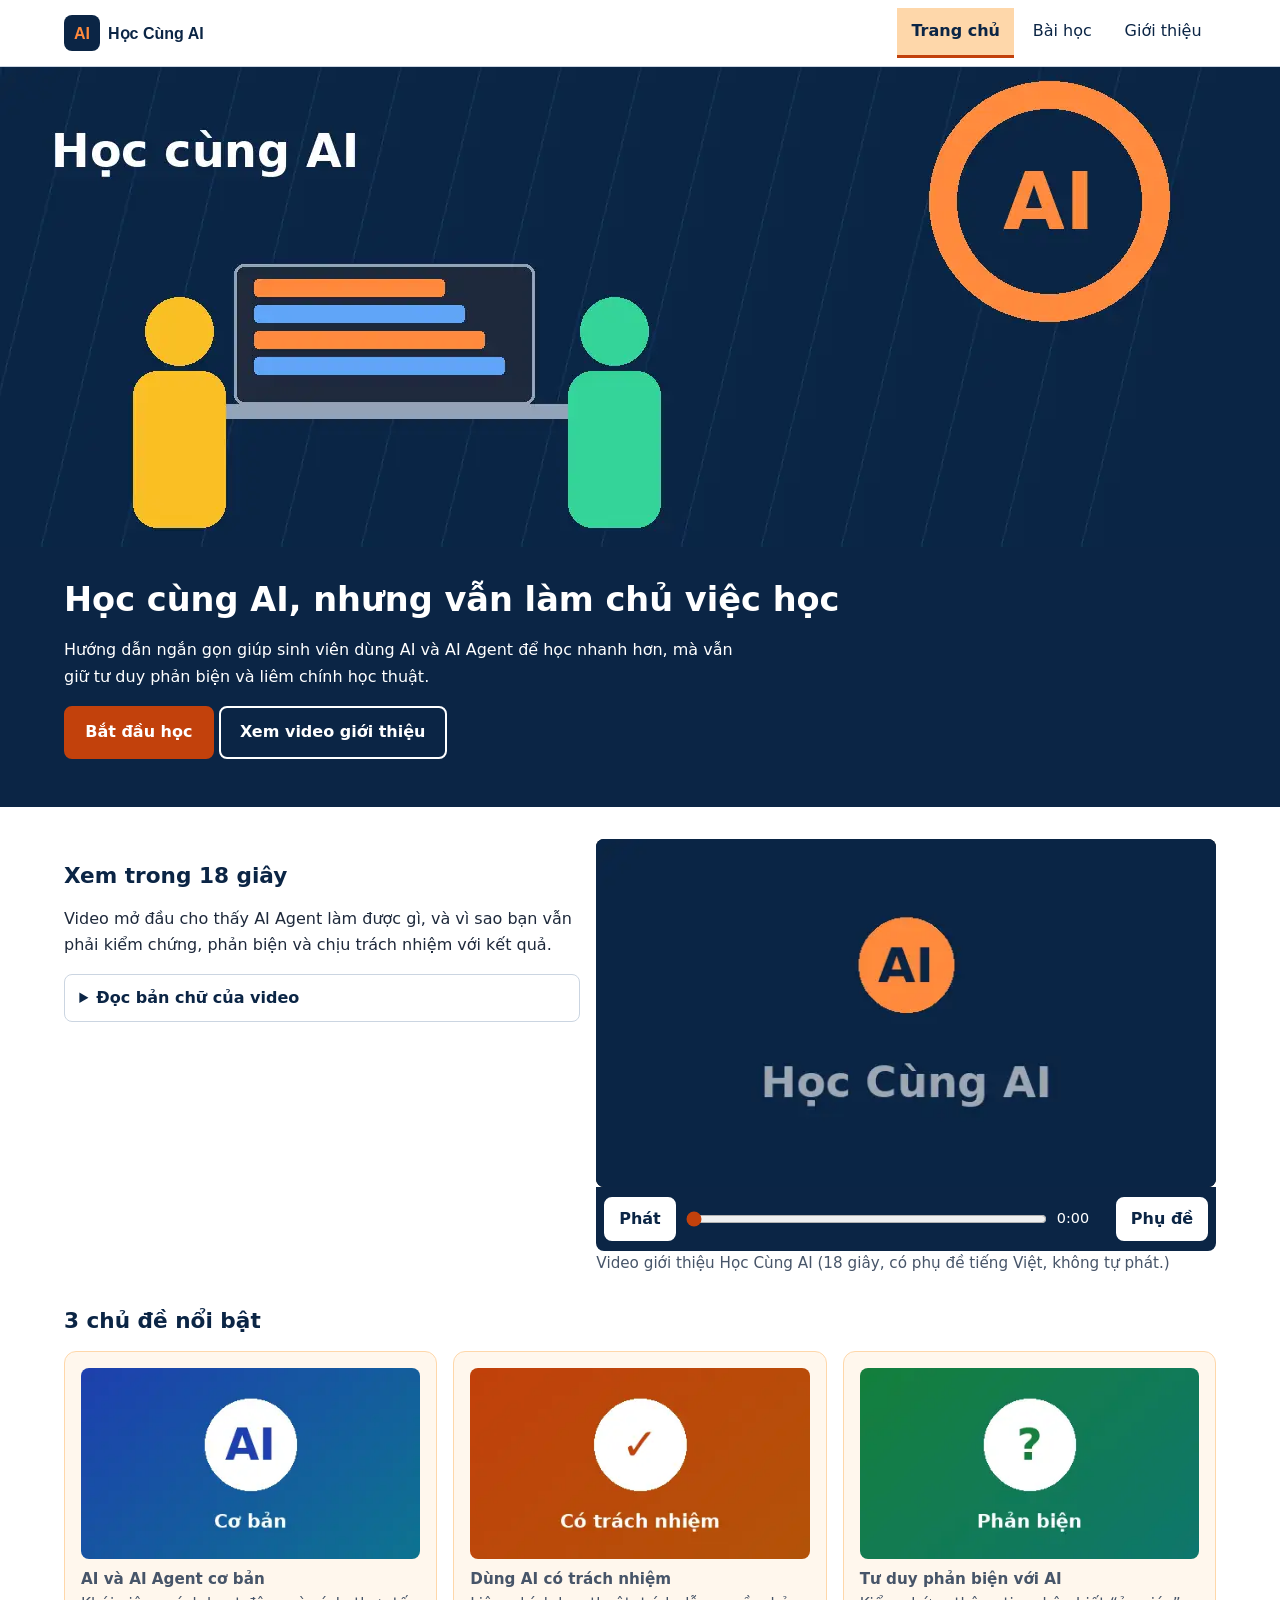
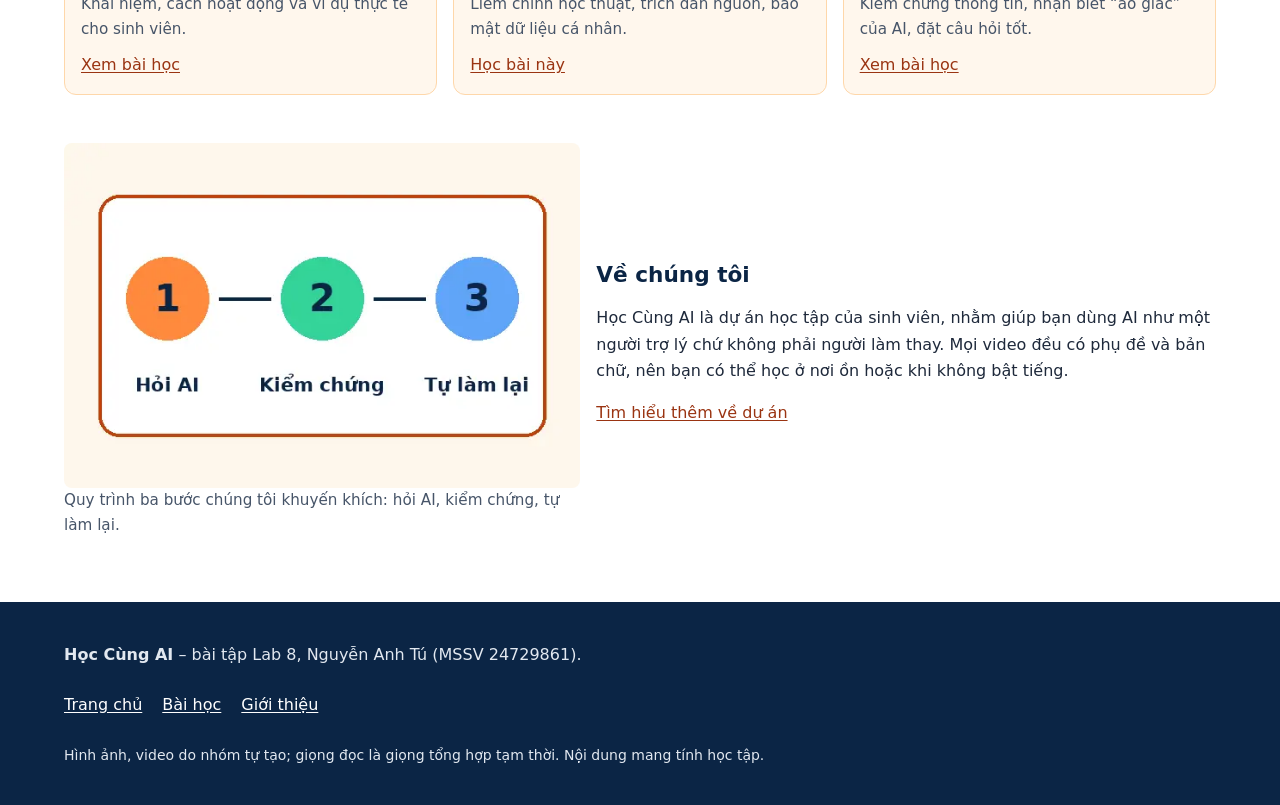
<file: index.html>
<!DOCTYPE html>
<html lang="vi">
<head>
<meta charset="utf-8">
<meta name="viewport" content="width=device-width, initial-scale=1">
<title>Trang chủ – Học Cùng AI</title>
<meta name="description" content="Học Cùng AI hướng dẫn sinh viên dùng AI và AI Agent để học hiệu quả, có trách nhiệm.">
<link rel="icon" href="img/favicon.png" type="image/png">
<link rel="stylesheet" href="css/site.css">
<script src="js/site.js" defer></script>
</head>
<body>
<a class="skip" href="#main">Bỏ qua đến nội dung chính</a>
<header class="site-header">
<div class="wrap bar">
<a class="logo" href="index.html"><img src="img/logo.svg" width="140" height="36" alt="Học Cùng AI – về trang chủ"></a>
<button class="nav-toggle" type="button" aria-expanded="false" aria-controls="menu"><svg width="24" height="24" aria-hidden="true"><use href="img/icons.svg#i-menu"/></svg> Menu</button>
<nav id="menu" aria-label="Menu chính"><ul><li><a href="index.html" aria-current="page">Trang chủ</a></li><li><a href="bai-hoc.html">Bài học</a></li><li><a href="gioi-thieu.html">Giới thiệu</a></li></ul></nav>
</div>
</header>
<main id="main">
<section class="hero" aria-labelledby="h1">
<picture>
<source media="(max-width: 479px)" type="image/webp" srcset="img/hero-360.webp">
<source media="(max-width: 1023px)" type="image/webp" srcset="img/hero-768.webp">
<source type="image/webp" srcset="img/hero-1280.webp">
<img src="img/hero-1280.jpg" width="1280" height="480" alt="Hình minh họa hai sinh viên ngồi cạnh máy tính xách tay, bên cạnh là biểu tượng AI màu cam" fetchpriority="high">
</picture>
<div class="hero-text"><div class="wrap">
<h1 id="h1">Học cùng AI, nhưng vẫn làm chủ việc học</h1>
<p>Hướng dẫn ngắn gọn giúp sinh viên dùng AI và AI Agent để học nhanh hơn, mà vẫn giữ tư duy phản biện và liêm chính học thuật.</p>
<p><a class="btn" href="bai-hoc.html">Bắt đầu học</a> <a class="btn btn-ghost" href="#video-gioi-thieu">Xem video giới thiệu</a></p>
</div></div>
</section>
<section class="wrap split" id="video-gioi-thieu" aria-labelledby="h-video">
<div>
<h2 id="h-video">Xem trong 18 giây</h2>
<p>Video mở đầu cho thấy AI Agent làm được gì, và vì sao bạn vẫn phải kiểm chứng, phản biện và chịu trách nhiệm với kết quả.</p>
<details><summary>Đọc bản chữ của video</summary>
<ol class="transcript"><li>Học Cùng AI.</li><li>Việc gì AI cũng làm giúp được sao?</li><li>AI Agent làm được nhiều việc, nhưng ai chịu trách nhiệm?</li><li>Hãy kiểm chứng, phản biện và dùng có trách nhiệm.</li><li>Học Cùng AI. Bắt đầu ngay hôm nay.</li></ol></details>
</div>
<figure class="player" data-player>
<video preload="none" controls playsinline width="640" height="360" poster="video/intro-poster.webp" aria-describedby="intro-cap">
<source src="video/intro.mp4" type="video/mp4">
<source src="video/intro.webm" type="video/webm">
<track kind="subtitles" src="video/intro.vi.vtt" srclang="vi" label="Tiếng Việt" default>
<p>Trình duyệt của bạn không phát được video. <a href="video/intro.mp4">Tải video MP4</a> hoặc đọc bản chữ bên dưới.</p>
</video>
<figcaption id="intro-cap">Video giới thiệu Học Cùng AI (18 giây, có phụ đề tiếng Việt, không tự phát.)</figcaption>
</figure>
</section>
<section class="wrap" aria-labelledby="h-topics">
<h2 id="h-topics">3 chủ đề nổi bật</h2>
<ul class="cards">
<li><figure><img src="img/chu-de-1.webp" width="400" height="225" loading="lazy" alt="Biểu tượng AI màu trắng trên nền xanh dương, minh họa chủ đề AI và AI Agent cơ bản"><figcaption><strong>AI và AI Agent cơ bản</strong><br>Khái niệm, cách hoạt động và ví dụ thực tế cho sinh viên.</figcaption></figure><a href="bai-hoc.html#bai-1">Xem bài học<span class="sr"> AI và AI Agent cơ bản</span></a></li>
<li><figure><img src="img/chu-de-2.webp" width="400" height="225" loading="lazy" alt="Dấu tích trắng trên nền cam, minh họa chủ đề dùng AI có trách nhiệm"><figcaption><strong>Dùng AI có trách nhiệm</strong><br>Liêm chính học thuật, trích dẫn nguồn, bảo mật dữ liệu cá nhân.</figcaption></figure><a href="bai-hoc-chi-tiet.html">Học bài này<span class="sr"> Dùng AI có trách nhiệm</span></a></li>
<li><figure><img src="img/chu-de-3.webp" width="400" height="225" loading="lazy" alt="Dấu hỏi trắng trên nền xanh lá, minh họa chủ đề tư duy phản biện với AI"><figcaption><strong>Tư duy phản biện với AI</strong><br>Kiểm chứng thông tin, nhận biết “ảo giác” của AI, đặt câu hỏi tốt.</figcaption></figure><a href="bai-hoc.html#bai-3">Xem bài học<span class="sr"> Tư duy phản biện với AI</span></a></li>
</ul>
</section>
<section class="wrap split about" aria-labelledby="h-about">
<figure><img src="img/ve-chung-toi.webp" width="600" height="400" loading="lazy" alt="Sơ đồ ba bước: hỏi AI, kiểm chứng, tự làm lại"><figcaption>Quy trình ba bước chúng tôi khuyến khích: hỏi AI, kiểm chứng, tự làm lại.</figcaption></figure>
<div><h2 id="h-about">Về chúng tôi</h2>
<p>Học Cùng AI là dự án học tập của sinh viên, nhằm giúp bạn dùng AI như một người trợ lý chứ không phải người làm thay. Mọi video đều có phụ đề và bản chữ, nên bạn có thể học ở nơi ồn hoặc khi không bật tiếng.</p>
<p><a href="gioi-thieu.html">Tìm hiểu thêm về dự án</a></p></div>
</section>
</main>
<footer class="site-footer">
<div class="wrap foot">
<p><strong>Học Cùng AI</strong> – bài tập Lab 8, Nguyễn Anh Tú (MSSV 24729861).</p>
<ul><li><a href="index.html">Trang chủ</a></li><li><a href="bai-hoc.html">Bài học</a></li><li><a href="gioi-thieu.html">Giới thiệu</a></li></ul>
<p class="small">Hình ảnh, video do nhóm tự tạo; giọng đọc là giọng tổng hợp tạm thời. Nội dung mang tính học tập.</p>
</div>
</footer>
</body>
</html>
</file>
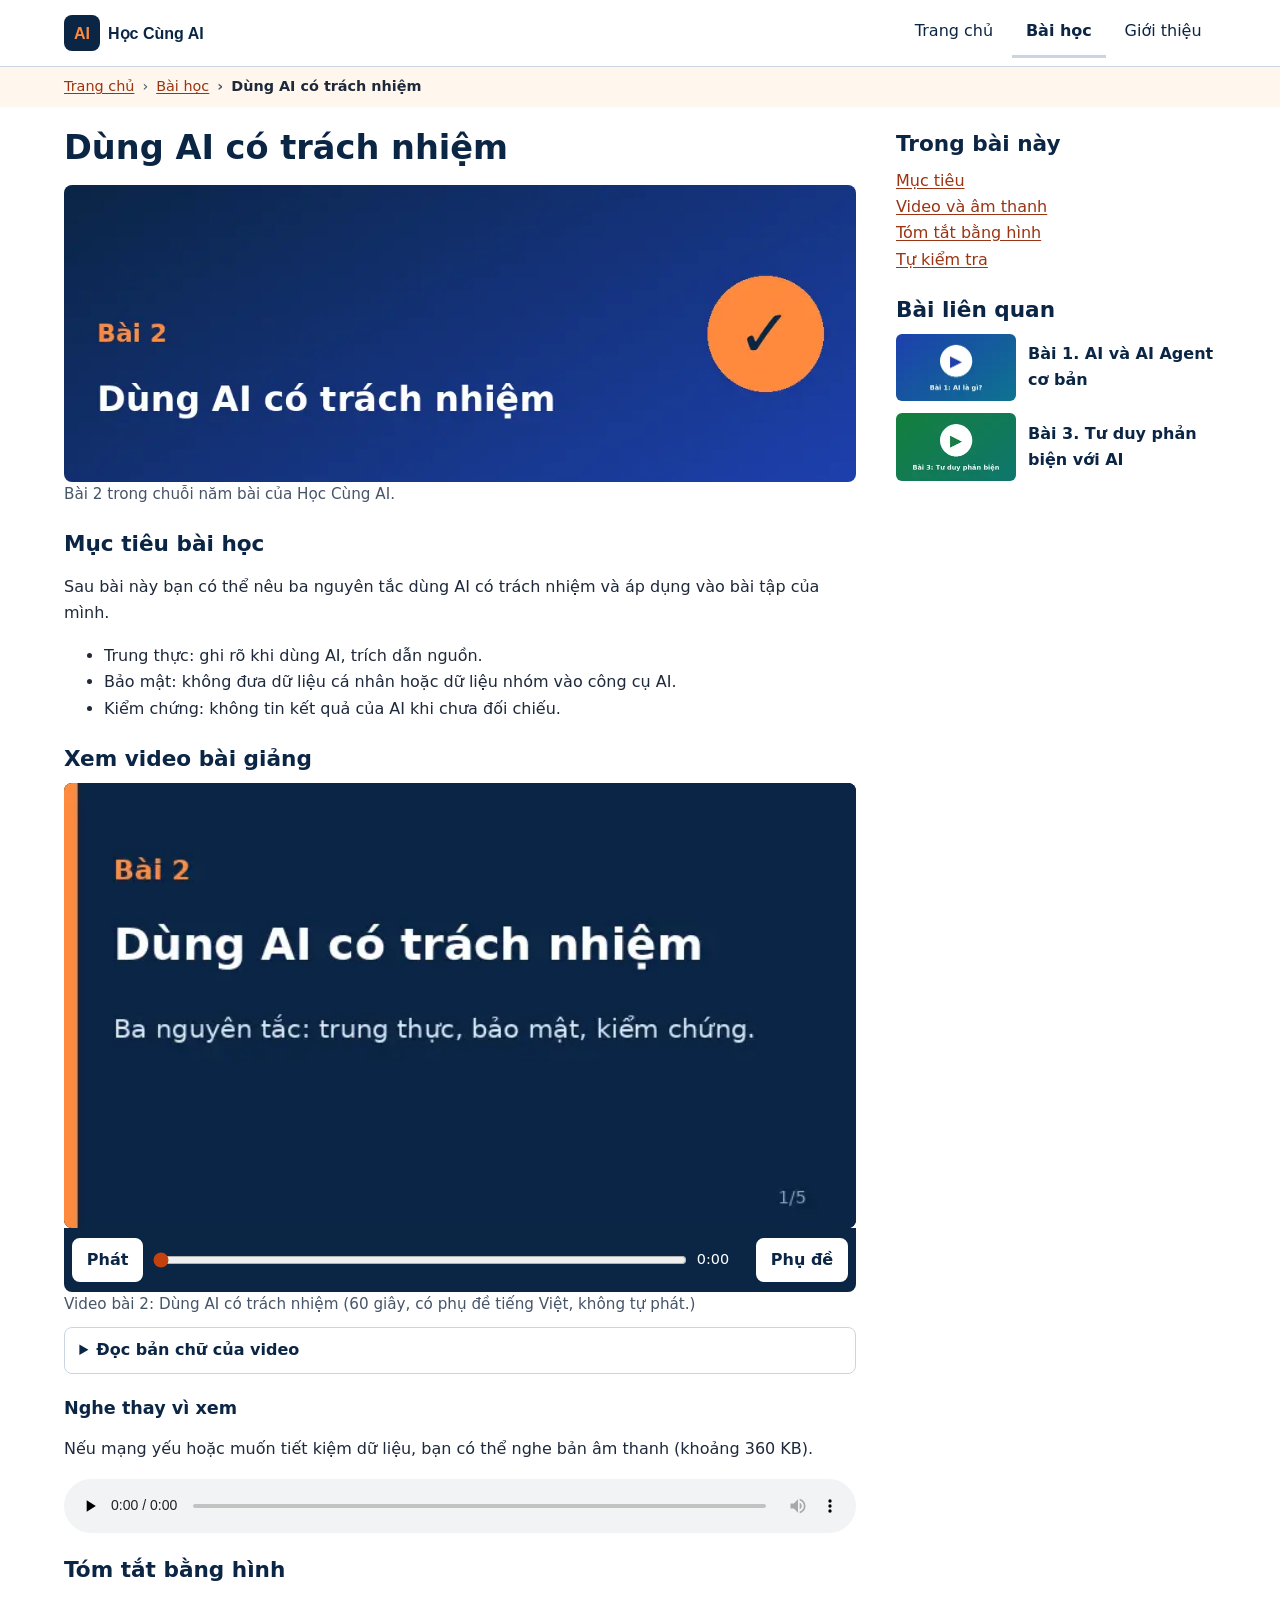
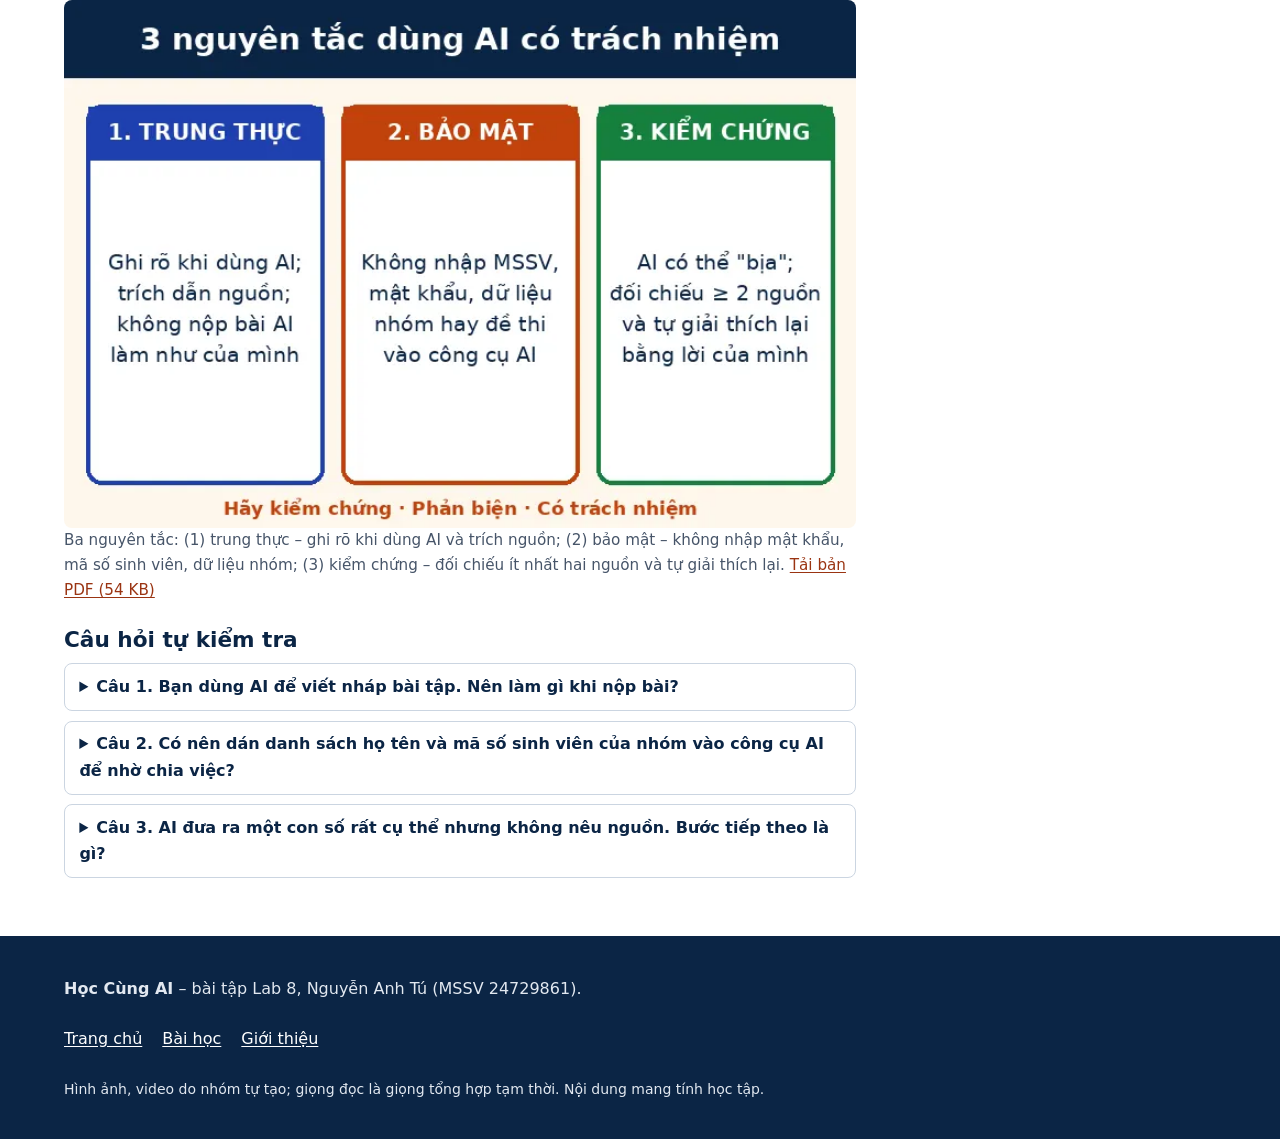
<file: bai-hoc-chi-tiet.html>
<!DOCTYPE html>
<html lang="vi">
<head>
<meta charset="utf-8">
<meta name="viewport" content="width=device-width, initial-scale=1">
<title>Dùng AI có trách nhiệm – Học Cùng AI</title>
<meta name="description" content="Bài 2: ba nguyên tắc dùng AI có trách nhiệm – trung thực, bảo mật, kiểm chứng; có video, âm thanh, phụ đề và infographic.">
<link rel="icon" href="img/favicon.png" type="image/png">
<link rel="stylesheet" href="css/site.css">
<script src="js/site.js" defer></script>
</head>
<body>
<a class="skip" href="#main">Bỏ qua đến nội dung chính</a>
<header class="site-header">
<div class="wrap bar">
<a class="logo" href="index.html"><img src="img/logo.svg" width="140" height="36" alt="Học Cùng AI – về trang chủ"></a>
<button class="nav-toggle" type="button" aria-expanded="false" aria-controls="menu"><svg width="24" height="24" aria-hidden="true"><use href="img/icons.svg#i-menu"/></svg> Menu</button>
<nav id="menu" aria-label="Menu chính"><ul><li><a href="index.html">Trang chủ</a></li><li><a href="bai-hoc.html" class="is-parent">Bài học</a></li><li><a href="gioi-thieu.html">Giới thiệu</a></li></ul></nav>
</div>
</header>
<nav class="crumbs" aria-label="Breadcrumb"><div class="wrap"><ol><li><a href="index.html">Trang chủ</a></li><li><a href="bai-hoc.html">Bài học</a></li><li aria-current="page">Dùng AI có trách nhiệm</li></ol></div></nav>
<main id="main" class="wrap layout">
<article>
<h1>Dùng AI có trách nhiệm</h1>
<figure class="banner"><img src="img/banner-bai-2-960.webp" srcset="img/banner-bai-2-360.webp 360w, img/banner-bai-2-768.webp 768w, img/banner-bai-2-960.webp 960w" sizes="(min-width: 1280px) 800px, 100vw" width="960" height="360" alt="Biển hiệu bài 2 Dùng AI có trách nhiệm, bên phải có dấu tích cam"><figcaption>Bài 2 trong chuỗi năm bài của Học Cùng AI.</figcaption></figure>
<section id="muc-tieu"><h2>Mục tiêu bài học</h2>
<p>Sau bài này bạn có thể nêu ba nguyên tắc dùng AI có trách nhiệm và áp dụng vào bài tập của mình.</p>
<ul><li>Trung thực: ghi rõ khi dùng AI, trích dẫn nguồn.</li><li>Bảo mật: không đưa dữ liệu cá nhân hoặc dữ liệu nhóm vào công cụ AI.</li><li>Kiểm chứng: không tin kết quả của AI khi chưa đối chiếu.</li></ul></section>
<section id="video"><h2>Xem video bài giảng</h2>
<figure class="player" data-player>
<video preload="none" controls playsinline width="640" height="360" poster="video/bai-2-poster.webp" aria-describedby="bai2-cap">
<source src="video/bai-2.mp4" type="video/mp4">
<source src="video/bai-2.webm" type="video/webm">
<track kind="subtitles" src="video/bai-2.vi.vtt" srclang="vi" label="Tiếng Việt" default>
<p>Trình duyệt của bạn không phát được video. <a href="video/bai-2.mp4">Tải video MP4</a> hoặc đọc bản chữ bên dưới.</p>
</video>
<figcaption id="bai2-cap">Video bài 2: Dùng AI có trách nhiệm (60 giây, có phụ đề tiếng Việt, không tự phát.)</figcaption>
</figure>

<details><summary>Đọc bản chữ của video</summary><ol class="transcript"><li>Bài hai. Dùng AI có trách nhiệm. Ba nguyên tắc: trung thực, bảo mật và kiểm chứng.</li><li>Nguyên tắc một, trung thực. Hãy ghi rõ khi bạn dùng AI, và trích dẫn nguồn. Đừng nộp sản phẩm của AI như của chính mình.</li><li>Nguyên tắc hai, bảo mật. Đừng nhập mật khẩu, mã số sinh viên hay tài liệu của nhóm vào công cụ AI.</li><li>Nguyên tắc ba, kiểm chứng. AI có thể trả lời sai một cách rất tự tin. Hãy đối chiếu ít nhất hai nguồn, rồi tự giải thích lại bằng lời của mình.</li><li>Tóm lại: trung thực, bảo mật, kiểm chứng. Hãy làm câu hỏi tự kiểm tra ở cuối bài.</li></ol></details>
<h3>Nghe thay vì xem</h3>
<p>Nếu mạng yếu hoặc muốn tiết kiệm dữ liệu, bạn có thể nghe bản âm thanh (khoảng 360 KB).</p>
<audio controls preload="none"><source src="audio/bai-2.mp3" type="audio/mpeg"><source src="audio/bai-2.ogg" type="audio/ogg"><a href="audio/bai-2.mp3">Tải bản âm thanh MP3</a></audio></section>
<section id="infographic"><h2>Tóm tắt bằng hình</h2>
<figure><img src="img/infographic-bai-2.webp" width="720" height="480" loading="lazy" alt="Infographic ba cột: Trung thực, Bảo mật, Kiểm chứng"><figcaption>Ba nguyên tắc: (1) trung thực – ghi rõ khi dùng AI và trích nguồn; (2) bảo mật – không nhập mật khẩu, mã số sinh viên, dữ liệu nhóm; (3) kiểm chứng – đối chiếu ít nhất hai nguồn và tự giải thích lại. <a href="img/infographic-bai-2.pdf">Tải bản PDF (54 KB)</a></figcaption></figure></section>
<section id="tu-kiem-tra"><h2>Câu hỏi tự kiểm tra</h2>
<details><summary>Câu 1. Bạn dùng AI để viết nháp bài tập. Nên làm gì khi nộp bài?</summary><p>Ghi rõ bạn đã dùng AI ở bước nào, kiểm tra lại nội dung và chỉnh sửa bằng hiểu biết của mình theo quy định của môn học.</p></details><details><summary>Câu 2. Có nên dán danh sách họ tên và mã số sinh viên của nhóm vào công cụ AI để nhờ chia việc?</summary><p>Không. Hãy thay bằng tên giả hoặc chỉ mô tả công việc; dữ liệu cá nhân có thể bị lưu hoặc lộ.</p></details><details><summary>Câu 3. AI đưa ra một con số rất cụ thể nhưng không nêu nguồn. Bước tiếp theo là gì?</summary><p>Tìm ít nhất hai nguồn đáng tin cậy để đối chiếu; nếu không tìm thấy thì không dùng con số đó.</p></details></section>
</article>
<aside aria-labelledby="h-more">
<nav aria-label="Mục lục bài"><h2>Trong bài này</h2><ul><li><a href="#muc-tieu">Mục tiêu</a></li><li><a href="#video">Video và âm thanh</a></li><li><a href="#infographic">Tóm tắt bằng hình</a></li><li><a href="#tu-kiem-tra">Tự kiểm tra</a></li></ul></nav>
<section><h2 id="h-more">Bài liên quan</h2>
<ul class="related">
<li><a href="bai-hoc.html#bai-1"><img src="img/lien-quan-1-240.webp" srcset="img/lien-quan-1-240.webp 240w, img/lien-quan-1-480.webp 480w" sizes="120px" width="240" height="135" loading="lazy" alt="Biển hiệu Bài 1: AI là gì?"><span>Bài 1. AI và AI Agent cơ bản</span></a></li>
<li><a href="bai-hoc.html#bai-3"><img src="img/lien-quan-3-240.webp" srcset="img/lien-quan-3-240.webp 240w, img/lien-quan-3-480.webp 480w" sizes="120px" width="240" height="135" loading="lazy" alt="Biển hiệu Bài 3: Tư duy phản biện"><span>Bài 3. Tư duy phản biện với AI</span></a></li>
</ul></section>
</aside>
</main>
<footer class="site-footer">
<div class="wrap foot">
<p><strong>Học Cùng AI</strong> – bài tập Lab 8, Nguyễn Anh Tú (MSSV 24729861).</p>
<ul><li><a href="index.html">Trang chủ</a></li><li><a href="bai-hoc.html">Bài học</a></li><li><a href="gioi-thieu.html">Giới thiệu</a></li></ul>
<p class="small">Hình ảnh, video do nhóm tự tạo; giọng đọc là giọng tổng hợp tạm thời. Nội dung mang tính học tập.</p>
</div>
</footer>
</body>
</html>
</file>
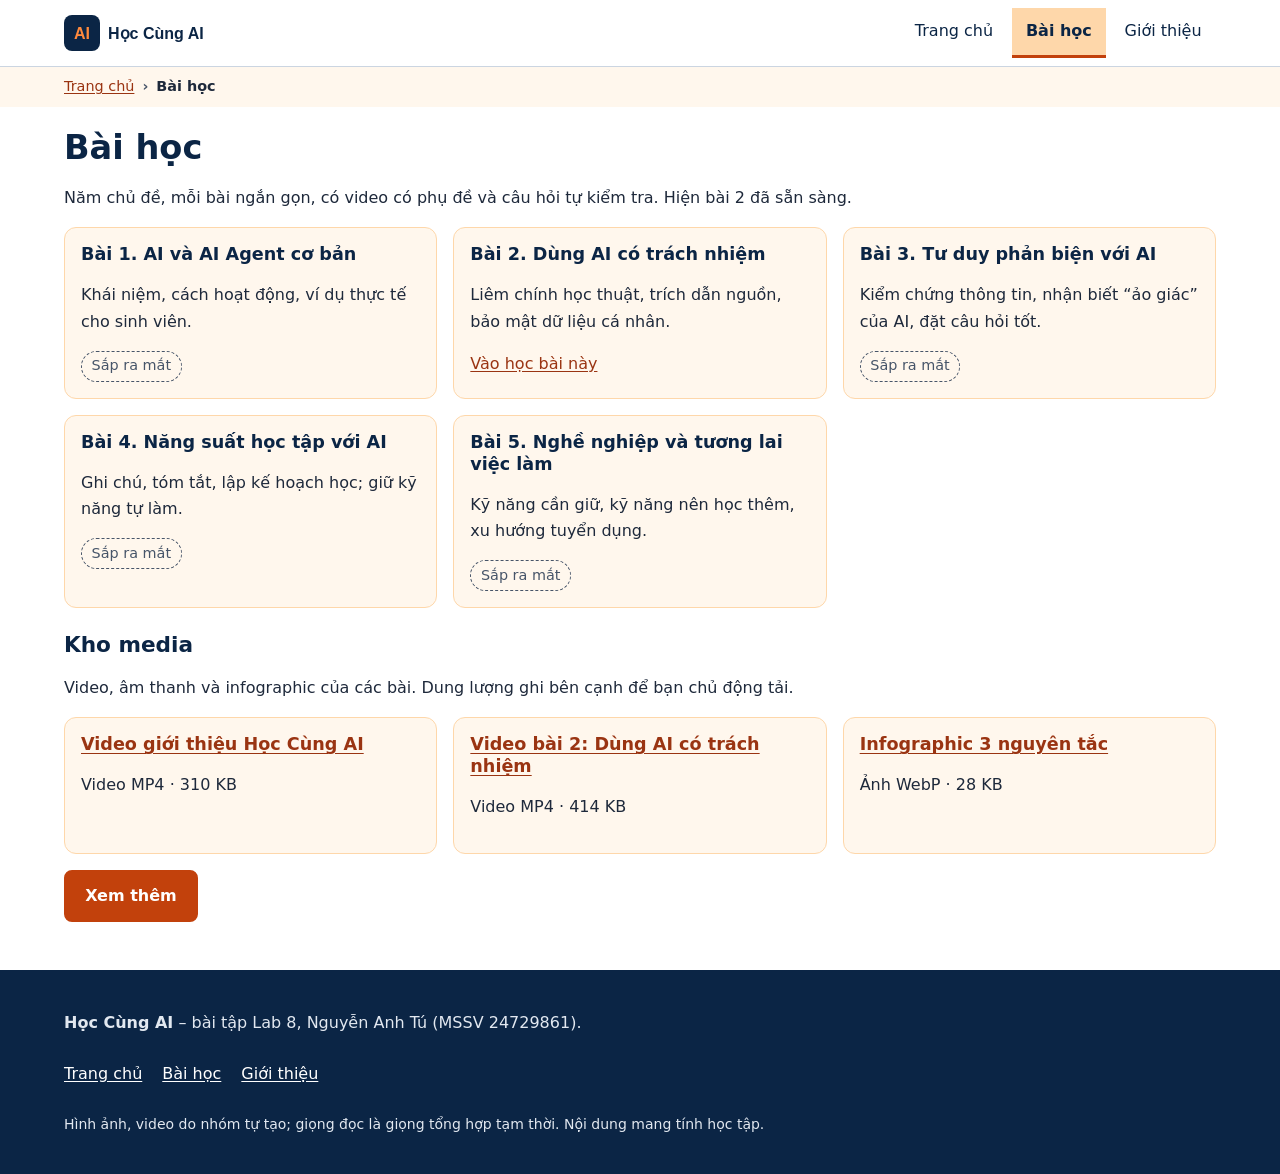
<file: bai-hoc.html>
<!DOCTYPE html>
<html lang="vi">
<head>
<meta charset="utf-8">
<meta name="viewport" content="width=device-width, initial-scale=1">
<title>Bài học – Học Cùng AI</title>
<meta name="description" content="Năm chủ đề học cùng AI dành cho sinh viên, kèm kho video, âm thanh và infographic.">
<link rel="icon" href="img/favicon.png" type="image/png">
<link rel="stylesheet" href="css/site.css">
<script src="js/site.js" defer></script>
</head>
<body>
<a class="skip" href="#main">Bỏ qua đến nội dung chính</a>
<header class="site-header">
<div class="wrap bar">
<a class="logo" href="index.html"><img src="img/logo.svg" width="140" height="36" alt="Học Cùng AI – về trang chủ"></a>
<button class="nav-toggle" type="button" aria-expanded="false" aria-controls="menu"><svg width="24" height="24" aria-hidden="true"><use href="img/icons.svg#i-menu"/></svg> Menu</button>
<nav id="menu" aria-label="Menu chính"><ul><li><a href="index.html">Trang chủ</a></li><li><a href="bai-hoc.html" aria-current="page">Bài học</a></li><li><a href="gioi-thieu.html">Giới thiệu</a></li></ul></nav>
</div>
</header>
<nav class="crumbs" aria-label="Breadcrumb"><div class="wrap"><ol><li><a href="index.html">Trang chủ</a></li><li aria-current="page">Bài học</li></ol></div></nav>
<main id="main" class="wrap">
<h1>Bài học</h1>
<p>Năm chủ đề, mỗi bài ngắn gọn, có video có phụ đề và câu hỏi tự kiểm tra. Hiện bài 2 đã sẵn sàng.</p>
<ol class="cards lessons">
<li class="card" id="bai-1"><h2>Bài 1. AI và AI Agent cơ bản</h2><p>Khái niệm, cách hoạt động, ví dụ thực tế cho sinh viên.</p><span class="soon">Sắp ra mắt</span></li>
<li class="card" id="bai-2"><h2>Bài 2. Dùng AI có trách nhiệm</h2><p>Liêm chính học thuật, trích dẫn nguồn, bảo mật dữ liệu cá nhân.</p><a href="bai-hoc-chi-tiet.html">Vào học bài này<span class="sr">: Dùng AI có trách nhiệm</span></a></li>
<li class="card" id="bai-3"><h2>Bài 3. Tư duy phản biện với AI</h2><p>Kiểm chứng thông tin, nhận biết “ảo giác” của AI, đặt câu hỏi tốt.</p><span class="soon">Sắp ra mắt</span></li>
<li class="card" id="bai-4"><h2>Bài 4. Năng suất học tập với AI</h2><p>Ghi chú, tóm tắt, lập kế hoạch học; giữ kỹ năng tự làm.</p><span class="soon">Sắp ra mắt</span></li>
<li class="card" id="bai-5"><h2>Bài 5. Nghề nghiệp và tương lai việc làm</h2><p>Kỹ năng cần giữ, kỹ năng nên học thêm, xu hướng tuyển dụng.</p><span class="soon">Sắp ra mắt</span></li>
</ol>
<section aria-labelledby="h-media">
<h2 id="h-media">Kho media</h2>
<p>Video, âm thanh và infographic của các bài. Dung lượng ghi bên cạnh để bạn chủ động tải.</p>
<ul class="cards" id="media-list">
<li class="card"><h3><a href="video/intro.mp4">Video giới thiệu Học Cùng AI</a></h3><p>Video MP4 · 310 KB</p></li>
<li class="card"><h3><a href="video/bai-2.mp4">Video bài 2: Dùng AI có trách nhiệm</a></h3><p>Video MP4 · 414 KB</p></li>
<li class="card"><h3><a href="img/infographic-bai-2.webp">Infographic 3 nguyên tắc</a></h3><p>Ảnh WebP · 28 KB</p></li>
</ul>
<p><button class="btn" type="button" id="more-btn">Xem thêm</button></p>
<p id="more-status" role="status" aria-live="polite"></p>
</section>
</main>
<footer class="site-footer">
<div class="wrap foot">
<p><strong>Học Cùng AI</strong> – bài tập Lab 8, Nguyễn Anh Tú (MSSV 24729861).</p>
<ul><li><a href="index.html">Trang chủ</a></li><li><a href="bai-hoc.html">Bài học</a></li><li><a href="gioi-thieu.html">Giới thiệu</a></li></ul>
<p class="small">Hình ảnh, video do nhóm tự tạo; giọng đọc là giọng tổng hợp tạm thời. Nội dung mang tính học tập.</p>
</div>
</footer>
</body>
</html>
</file>
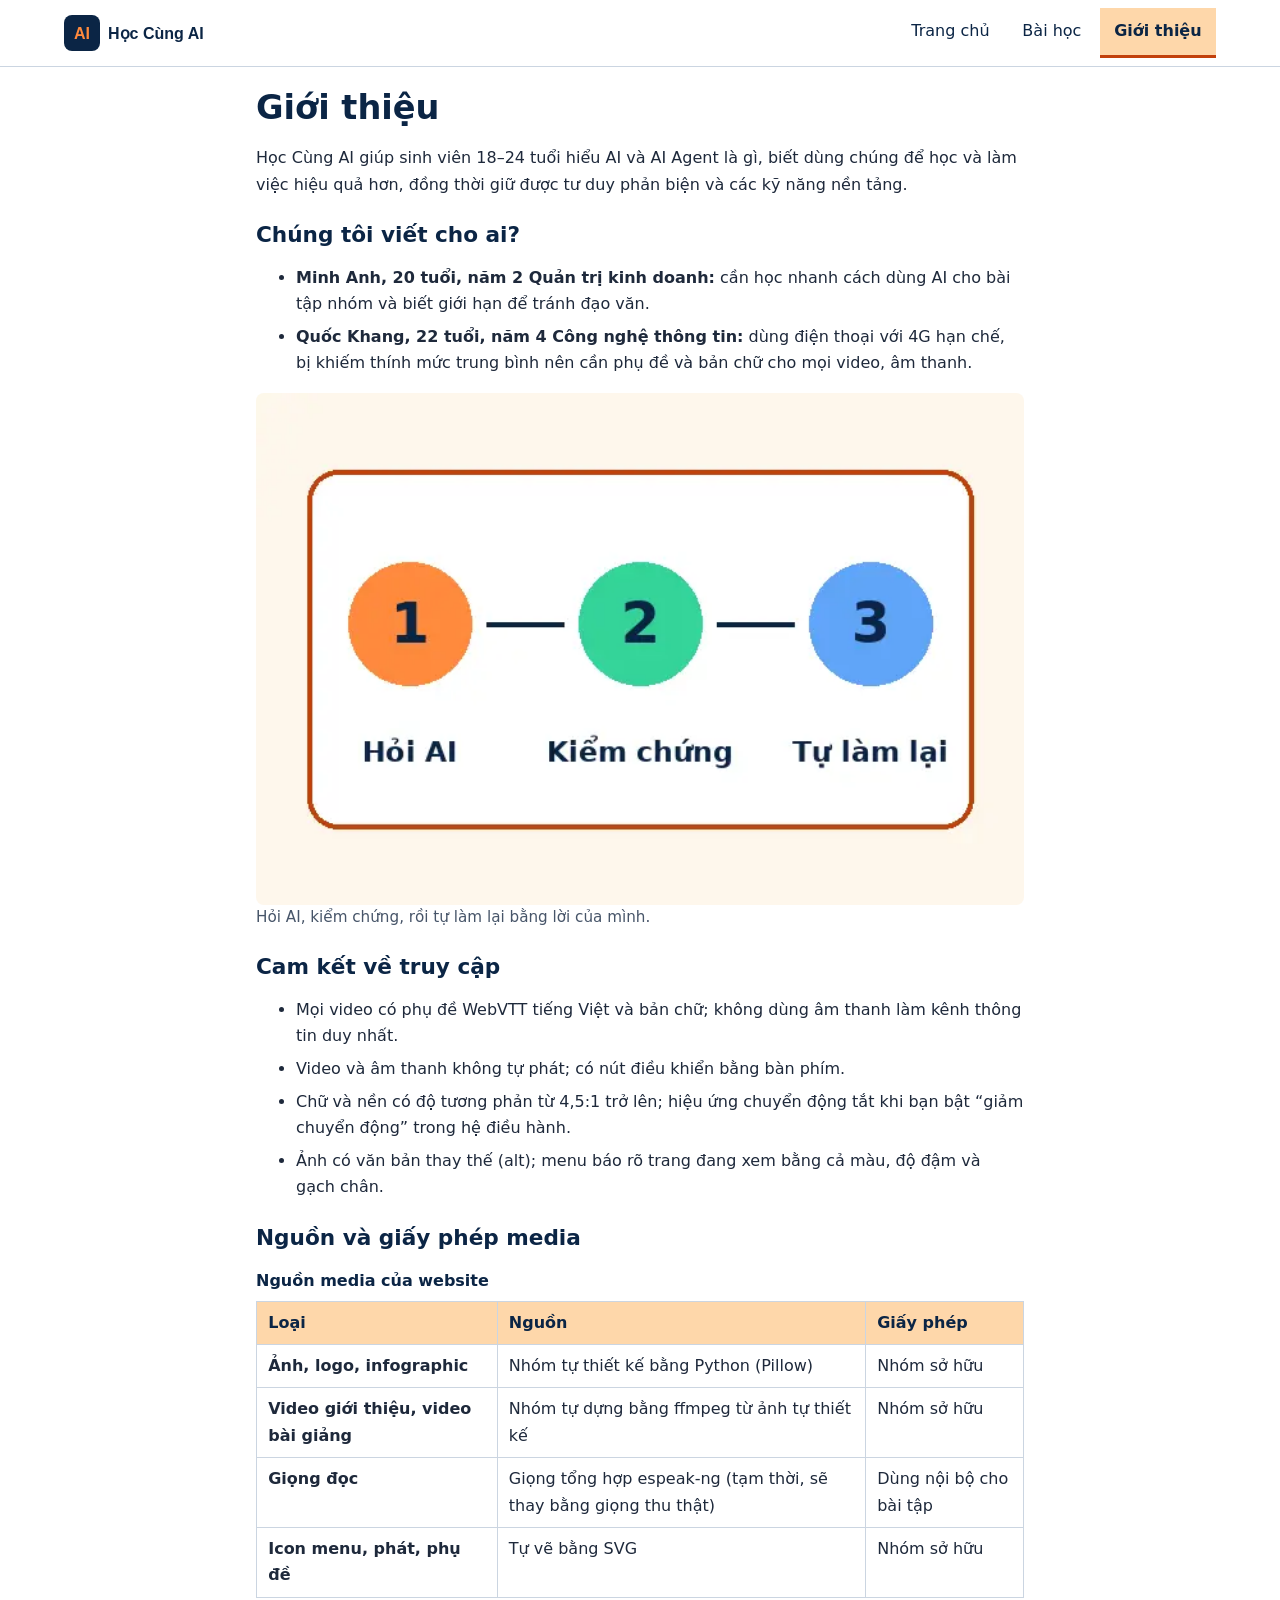
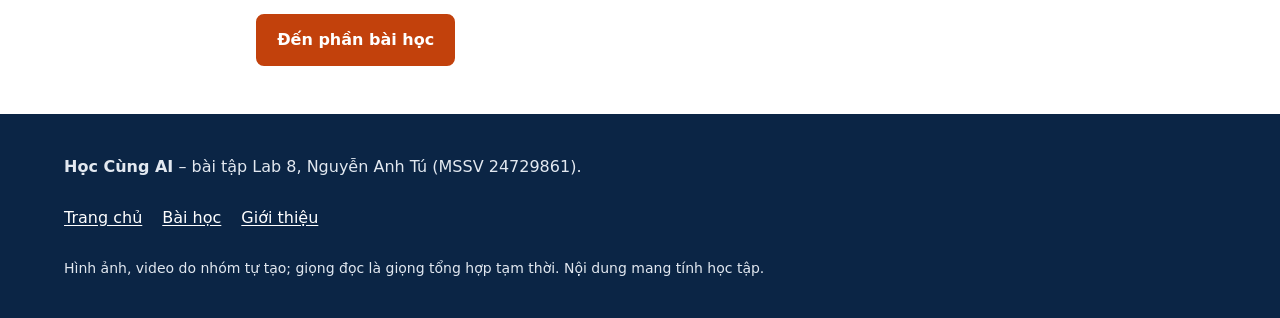
<file: gioi-thieu.html>
<!DOCTYPE html>
<html lang="vi">
<head>
<meta charset="utf-8">
<meta name="viewport" content="width=device-width, initial-scale=1">
<title>Giới thiệu – Học Cùng AI</title>
<meta name="description" content="Mục tiêu, đối tượng, cam kết truy cập và nguồn media của website Học Cùng AI.">
<link rel="icon" href="img/favicon.png" type="image/png">
<link rel="stylesheet" href="css/site.css">
<script src="js/site.js" defer></script>
</head>
<body>
<a class="skip" href="#main">Bỏ qua đến nội dung chính</a>
<header class="site-header">
<div class="wrap bar">
<a class="logo" href="index.html"><img src="img/logo.svg" width="140" height="36" alt="Học Cùng AI – về trang chủ"></a>
<button class="nav-toggle" type="button" aria-expanded="false" aria-controls="menu"><svg width="24" height="24" aria-hidden="true"><use href="img/icons.svg#i-menu"/></svg> Menu</button>
<nav id="menu" aria-label="Menu chính"><ul><li><a href="index.html">Trang chủ</a></li><li><a href="bai-hoc.html">Bài học</a></li><li><a href="gioi-thieu.html" aria-current="page">Giới thiệu</a></li></ul></nav>
</div>
</header>
<main id="main" class="wrap prose">
<h1>Giới thiệu</h1>
<p>Học Cùng AI giúp sinh viên 18–24 tuổi hiểu AI và AI Agent là gì, biết dùng chúng để học và làm việc hiệu quả hơn, đồng thời giữ được tư duy phản biện và các kỹ năng nền tảng.</p>
<h2>Chúng tôi viết cho ai?</h2>
<ul>
<li><strong>Minh Anh, 20 tuổi, năm 2 Quản trị kinh doanh:</strong> cần học nhanh cách dùng AI cho bài tập nhóm và biết giới hạn để tránh đạo văn.</li>
<li><strong>Quốc Khang, 22 tuổi, năm 4 Công nghệ thông tin:</strong> dùng điện thoại với 4G hạn chế, bị khiếm thính mức trung bình nên cần phụ đề và bản chữ cho mọi video, âm thanh.</li>
</ul>
<figure><img src="img/ve-chung-toi.webp" width="600" height="400" loading="lazy" alt="Sơ đồ ba bước: hỏi AI, kiểm chứng, tự làm lại"><figcaption>Hỏi AI, kiểm chứng, rồi tự làm lại bằng lời của mình.</figcaption></figure>
<h2>Cam kết về truy cập</h2>
<ul>
<li>Mọi video có phụ đề WebVTT tiếng Việt và bản chữ; không dùng âm thanh làm kênh thông tin duy nhất.</li>
<li>Video và âm thanh không tự phát; có nút điều khiển bằng bàn phím.</li>
<li>Chữ và nền có độ tương phản từ 4,5:1 trở lên; hiệu ứng chuyển động tắt khi bạn bật “giảm chuyển động” trong hệ điều hành.</li>
<li>Ảnh có văn bản thay thế (alt); menu báo rõ trang đang xem bằng cả màu, độ đậm và gạch chân.</li>
</ul>
<h2>Nguồn và giấy phép media</h2>
<div class="scroll"><table>
<caption>Nguồn media của website</caption>
<thead><tr><th scope="col">Loại</th><th scope="col">Nguồn</th><th scope="col">Giấy phép</th></tr></thead>
<tbody>
<tr><th scope="row">Ảnh, logo, infographic</th><td>Nhóm tự thiết kế bằng Python (Pillow)</td><td>Nhóm sở hữu</td></tr>
<tr><th scope="row">Video giới thiệu, video bài giảng</th><td>Nhóm tự dựng bằng ffmpeg từ ảnh tự thiết kế</td><td>Nhóm sở hữu</td></tr>
<tr><th scope="row">Giọng đọc</th><td>Giọng tổng hợp espeak-ng (tạm thời, sẽ thay bằng giọng thu thật)</td><td>Dùng nội bộ cho bài tập</td></tr>
<tr><th scope="row">Icon menu, phát, phụ đề</th><td>Tự vẽ bằng SVG</td><td>Nhóm sở hữu</td></tr>
</tbody></table></div>
<p><a class="btn" href="bai-hoc.html">Đến phần bài học</a></p>
</main>
<footer class="site-footer">
<div class="wrap foot">
<p><strong>Học Cùng AI</strong> – bài tập Lab 8, Nguyễn Anh Tú (MSSV 24729861).</p>
<ul><li><a href="index.html">Trang chủ</a></li><li><a href="bai-hoc.html">Bài học</a></li><li><a href="gioi-thieu.html">Giới thiệu</a></li></ul>
<p class="small">Hình ảnh, video do nhóm tự tạo; giọng đọc là giọng tổng hợp tạm thời. Nội dung mang tính học tập.</p>
</div>
</footer>
</body>
</html>
</file>
<file: css/site.css>
/* site.css – một tệp dùng chung cho mọi trang. Mobile-first: 360 → 768 → 1280 px. */
:root{--navy:#0b2545;--ink:#1e293b;--muted:#475569;--orange:#c2410c;--orange-d:#9a3412;--cream:#fff7ed;--peach:#fed7aa;--line:#cbd5e1;--r:12px;--gap:1rem}
*,*::before,*::after{box-sizing:border-box}
html{-webkit-text-size-adjust:100%;scroll-behavior:smooth}
body{margin:0;font:1rem/1.65 system-ui,-apple-system,"Segoe UI",Roboto,Arial,sans-serif;color:var(--ink);background:#fff}
img,video,audio,svg{max-width:100%}
img,video{height:auto}
a{color:var(--orange-d);text-underline-offset:.15em}
a:hover{color:var(--navy)}
:focus-visible{outline:3px solid var(--navy);outline-offset:3px;border-radius:4px}
h1,h2,h3{line-height:1.25;color:var(--navy);margin:1.5rem 0 .6rem}
h1{font-size:1.75rem;margin-top:1.25rem}h2{font-size:1.35rem}h3{font-size:1.1rem}
.wrap{width:min(100% - 2rem,72rem);margin-inline:auto}
.sr{position:absolute;width:1px;height:1px;overflow:hidden;clip:rect(0 0 0 0);white-space:nowrap}
.skip{position:absolute;left:.5rem;top:-4rem;background:var(--navy);color:#fff;padding:.6rem 1rem;z-index:20;border-radius:0 0 8px 8px}
.skip:focus{top:0}
.small{font-size:.875rem}
/* header + menu */
.site-header{position:sticky;top:0;z-index:10;background:#fff;border-bottom:1px solid var(--line)}
.bar{display:flex;flex-wrap:wrap;align-items:center;justify-content:space-between;gap:.5rem;padding-block:.5rem}
.logo{display:block}.logo img{display:block;width:96px;height:auto}
nav ul{list-style:none;margin:0;padding:0}
#menu{flex-basis:100%}
#menu ul{display:flex;flex-wrap:wrap;gap:.25rem}
#menu a{display:block;padding:.65rem .9rem;color:var(--navy);text-decoration:none;border-bottom:3px solid transparent;min-height:44px}
#menu a:hover{background:var(--cream)}
#menu a[aria-current="page"]{background:var(--peach);font-weight:700;border-bottom-color:var(--orange)}
#menu a.is-parent{border-bottom-color:var(--line);font-weight:600}
.nav-toggle{display:none;align-items:center;gap:.4rem;min-width:44px;min-height:44px;padding:.4rem .8rem;font:inherit;font-weight:600;color:var(--navy);background:#fff;border:2px solid var(--navy);border-radius:8px;cursor:pointer}
.js .nav-toggle{display:inline-flex}
.js #menu{display:none}.js #menu.open{display:block}
.js #menu.open ul{flex-direction:column}
/* breadcrumb */
.crumbs{background:var(--cream);font-size:.9rem}
.crumbs ol{display:flex;flex-wrap:wrap;list-style:none;margin:0;padding:.5rem 0}
.crumbs li+li::before{content:"›";margin:0 .5rem;color:var(--muted)}
.crumbs [aria-current]{color:var(--ink);font-weight:600}
/* nút */
.btn{display:inline-block;padding:.7rem 1.2rem;min-height:44px;font:inherit;font-weight:700;color:#fff;background:var(--orange);border:2px solid var(--orange);border-radius:8px;text-decoration:none;cursor:pointer}
.btn:hover{background:var(--orange-d);border-color:var(--orange-d);color:#fff}
.btn-ghost{background:transparent;color:#fff;border-color:#fff}
.btn-ghost:hover{background:#fff;color:var(--navy);border-color:#fff}
.btn:disabled{opacity:.6;cursor:wait}
/* hero: 3 bản cắt, giữ tỉ lệ để không nhảy bố cục */
.hero picture,.hero img{display:block;width:100%}
.hero img{aspect-ratio:360/220;object-fit:cover}
.hero-text{background:var(--navy);color:#fff;padding:1.25rem 0 1.5rem}
.hero-text h1{color:#fff;margin-top:0}
.hero-text p{max-width:42rem}
.hero-text .btn+.btn{margin-top:.5rem}
/* khối chia đôi */
.split{display:grid;gap:var(--gap);align-items:start;margin-block:2rem}
/* thẻ */
.cards{display:grid;grid-template-columns:1fr;gap:var(--gap);list-style:none;margin:1rem 0;padding:0}
.cards>li{background:var(--cream);border:1px solid var(--peach);border-radius:var(--r);padding:1rem}
.cards figure{margin:0 0 .6rem}
.cards img{display:block;width:100%;border-radius:8px}
.cards figcaption{margin-top:.5rem}
.card h2,.card h3{margin-top:0;font-size:1.1rem}
.soon{display:inline-block;padding:.15rem .6rem;border:1px dashed var(--muted);border-radius:99px;color:var(--muted);font-size:.9rem}
figure{margin:1rem 0}figcaption{font-size:.95rem;color:var(--muted)}
figure img{display:block;width:100%;border-radius:8px}
/* player: 16:9, không vượt khung */
.player{max-width:100%;margin:0}
.player video{display:block;width:100%;max-width:100%;aspect-ratio:16/9;background:#000;border-radius:8px}
.ctrl{display:flex;align-items:center;gap:.5rem;padding:.5rem;background:var(--navy);color:#fff;border-radius:0 0 8px 8px}
.ctrl button{min-height:44px;padding:.3rem .8rem;font:inherit;font-weight:700;color:var(--navy);background:#fff;border:2px solid #fff;border-radius:8px;cursor:pointer}
.ctrl button[aria-pressed="false"]{background:transparent;color:#fff}
.ctrl .seek{flex:1;min-width:0;accent-color:var(--orange);height:44px}
.ctrl .time{font-variant-numeric:tabular-nums;font-size:.9rem;min-width:3.2rem}
.err{margin:.5rem 0 0;padding:.6rem .8rem;background:#fef2f2;border:2px solid #b91c1c;color:#7f1d1d;border-radius:8px}
audio{display:block;width:100%;margin:.5rem 0}
details{margin:.6rem 0;padding:.6rem .9rem;border:1px solid var(--line);border-radius:8px}
summary{cursor:pointer;font-weight:600;color:var(--navy);min-height:24px}
.transcript{margin:.6rem 0 0;padding-left:1.4rem}
/* văn bản + bảng */
.prose{max-width:48rem}.prose li{margin:.4rem 0}
.scroll{overflow-x:auto}
table{border-collapse:collapse;width:100%;min-width:30rem}
caption{text-align:left;font-weight:700;color:var(--navy);padding:.4rem 0}
th,td{border:1px solid var(--line);padding:.5rem .7rem;text-align:left;vertical-align:top}
thead th{background:var(--peach);color:var(--navy)}
/* trang bài chi tiết */
.layout{display:grid;gap:var(--gap)}
.layout aside{border-top:1px solid var(--line);padding-top:1rem}
.related{list-style:none;margin:0;padding:0;display:grid;gap:.75rem}
.related a{display:flex;gap:.75rem;align-items:center;text-decoration:none;color:var(--navy);font-weight:600}
.related img{width:112px;height:auto;border-radius:6px;flex:none}
.banner img{aspect-ratio:960/360}
/* footer */
.site-footer{margin-top:3rem;background:var(--navy);color:#e2e8f0;padding:1.5rem 0}
.site-footer a{color:#fff}
.foot ul{display:flex;flex-wrap:wrap;gap:.25rem 1.25rem;list-style:none;padding:0}
.foot a{display:inline-block;padding:.5rem 0;min-height:44px}
/* ≥ 768 px: máy tính bảng */
@media (min-width:768px){
  h1{font-size:2.1rem}
  .logo img{width:120px}
  .nav-toggle,.js .nav-toggle{display:none}
  #menu,.js #menu{display:block;flex-basis:auto}
  .hero img{aspect-ratio:768/320}
  .hero-text .btn+.btn{margin-top:0}
  .cards{grid-template-columns:repeat(2,1fr)}
  .split{grid-template-columns:1fr 1fr}
  .about{grid-template-columns:5fr 7fr;align-items:center}
  .related{grid-template-columns:repeat(2,1fr)}
}
/* ≥ 1280 px: máy tính */
@media (min-width:1280px){
  .logo img{width:140px}
  .hero img{aspect-ratio:1280/480}
  .hero-text{padding:2rem 0}
  .cards{grid-template-columns:repeat(3,1fr)}
  .split{grid-template-columns:5fr 6fr}
  .layout{grid-template-columns:minmax(0,1fr) 20rem;gap:2.5rem}
  .layout aside{border:0;padding:0;position:sticky;top:5rem;align-self:start}
  .related{grid-template-columns:1fr}
  .related img{width:120px}
}
/* giảm chuyển động */
@media (prefers-reduced-motion:reduce){
  html{scroll-behavior:auto}
  *,*::before,*::after{animation:none!important;transition:none!important}
}
</file>
